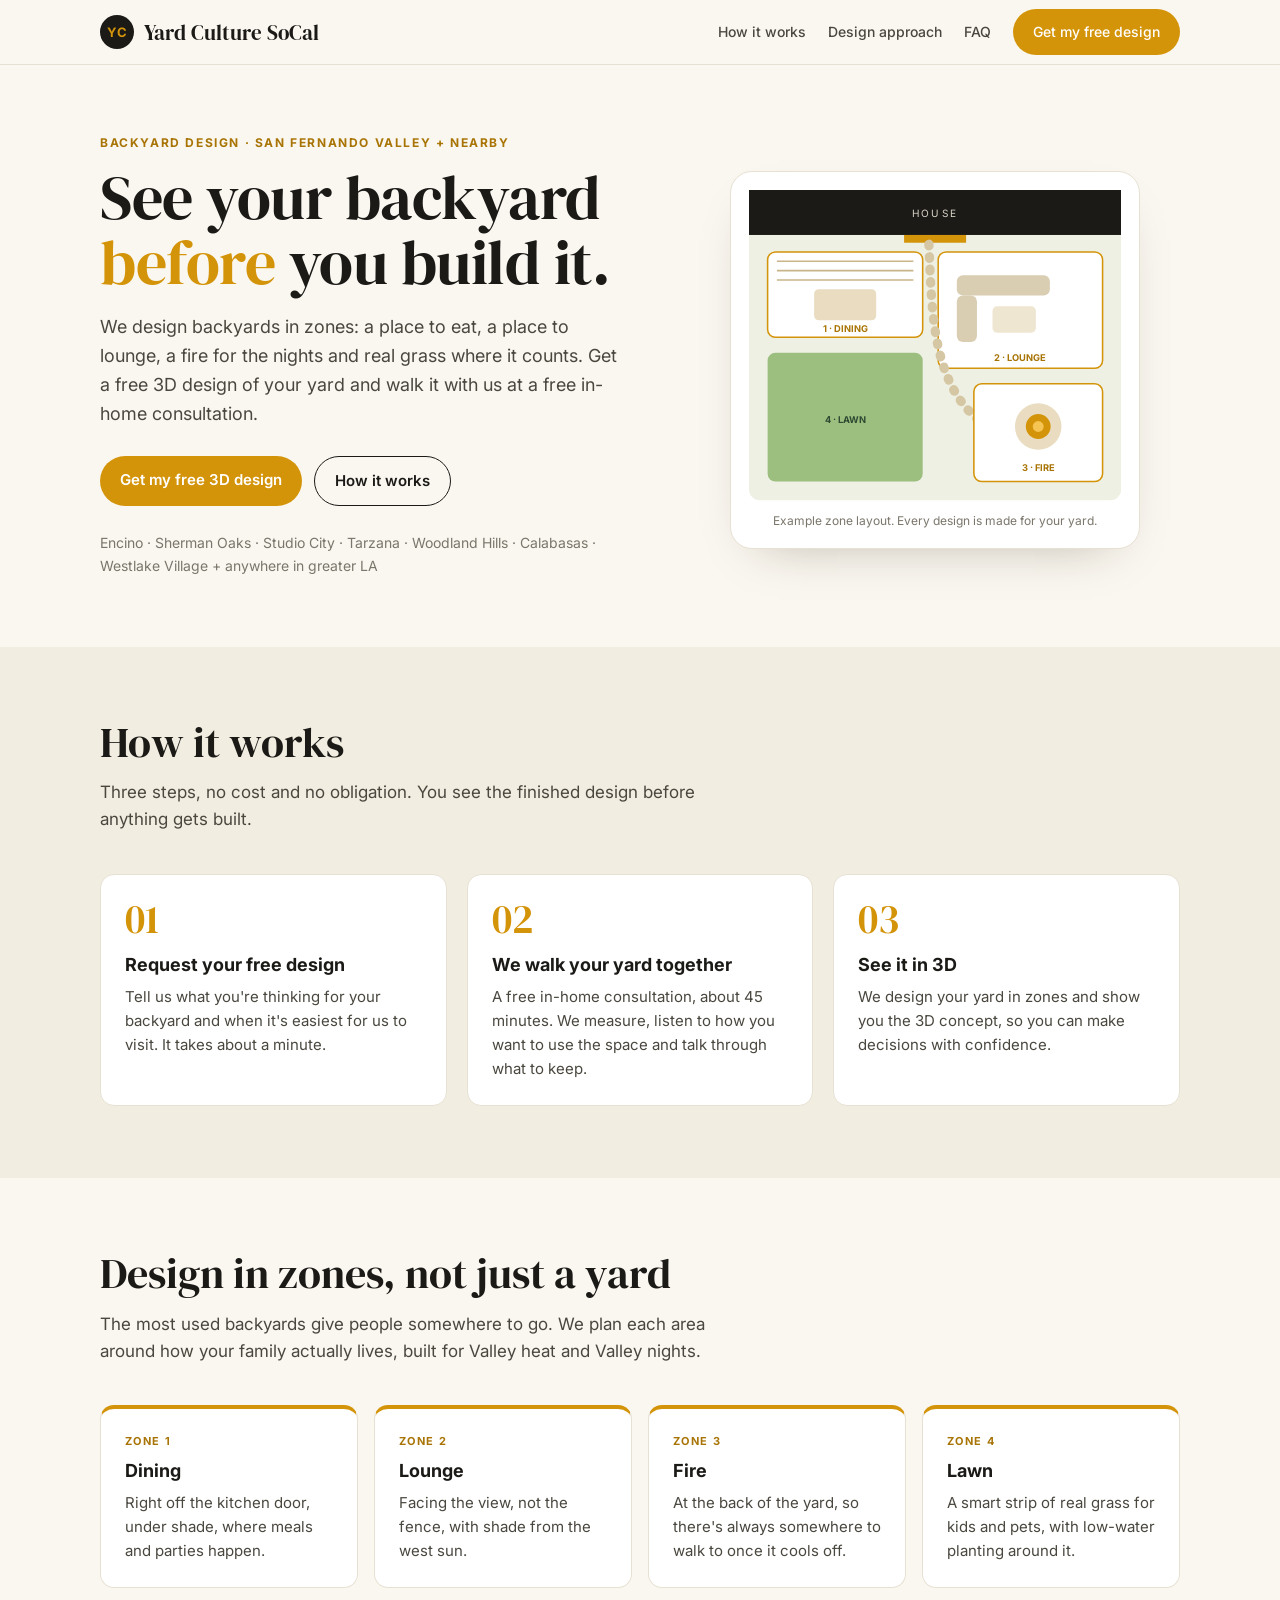
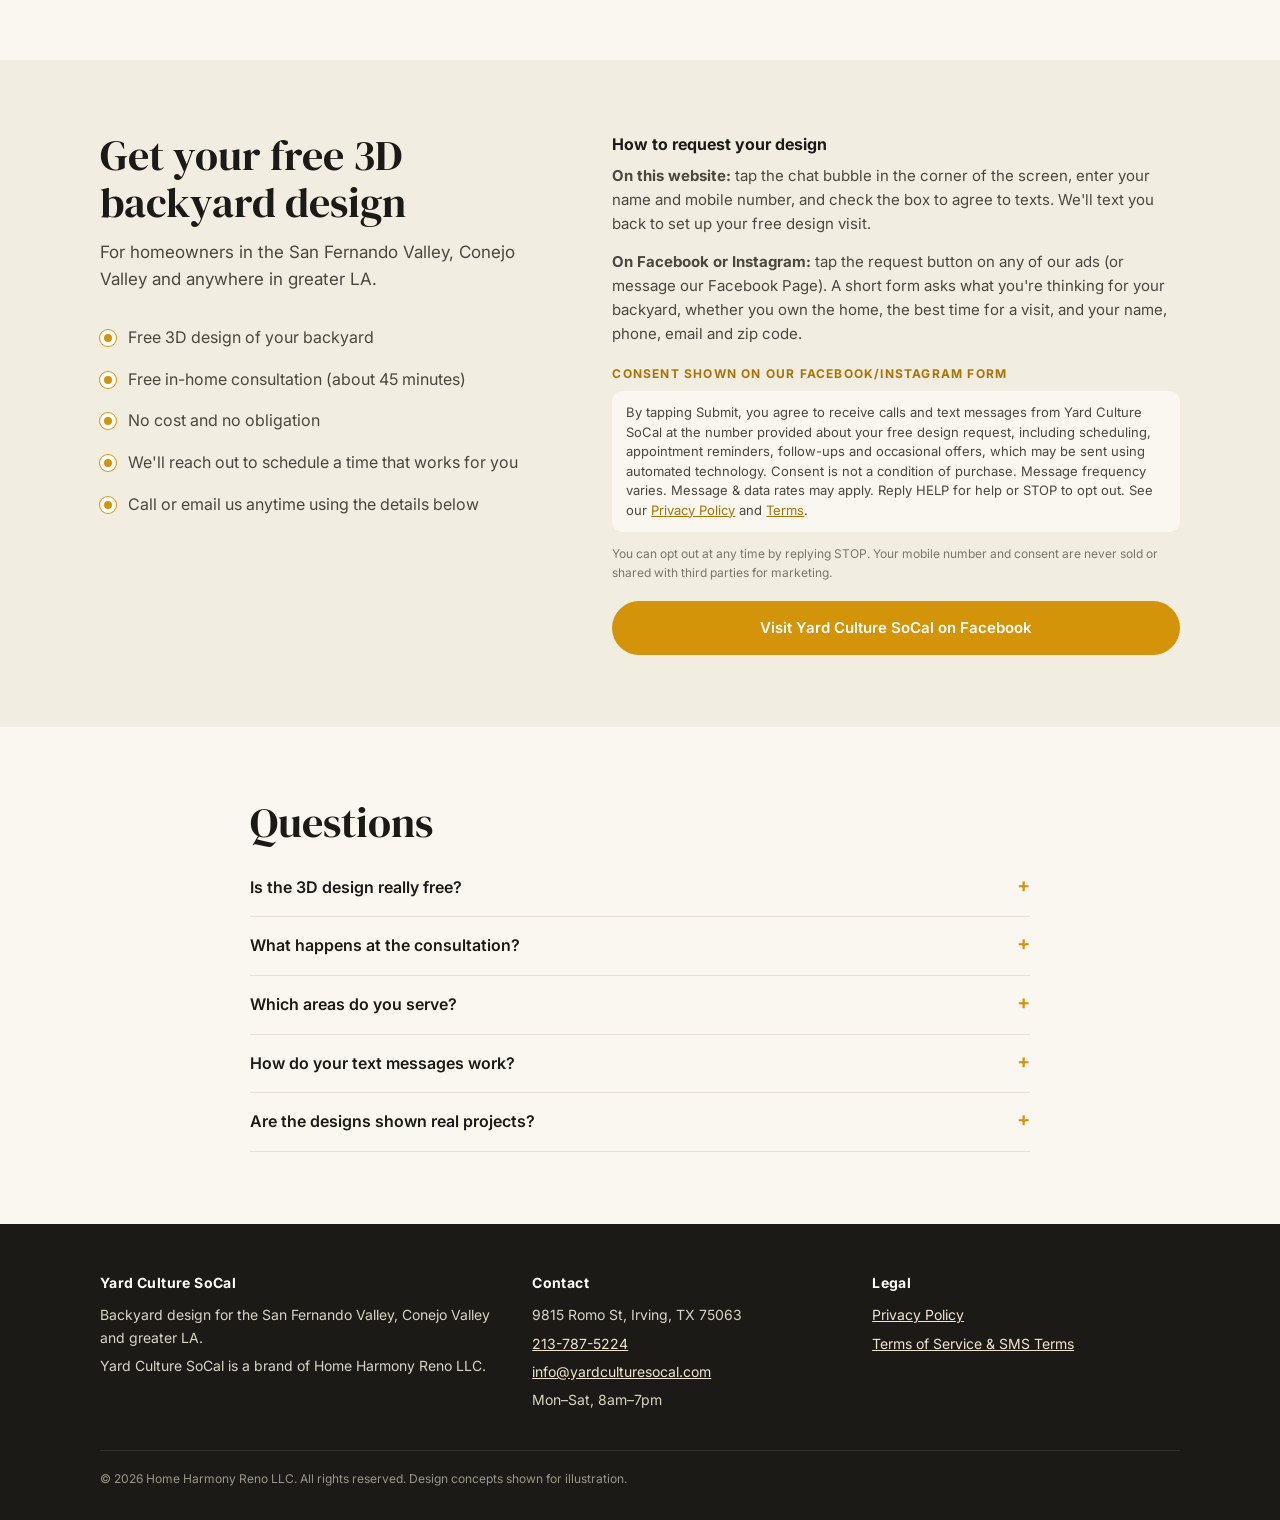
<file: index.html>
<!doctype html>
<html lang="en">
<head>
<meta charset="utf-8">
<meta name="viewport" content="width=device-width,initial-scale=1">
<title>Yard Culture SoCal | Free 3D Backyard Design in the San Fernando Valley</title>
<meta name="description" content="Yard Culture SoCal designs backyards in zones: dining, lounge, fire and lawn. Get a free 3D design of your backyard and a free in-home consultation. Serving the San Fernando Valley, Conejo Valley and greater LA.">
<link rel="preconnect" href="https://fonts.googleapis.com">
<link rel="preconnect" href="https://fonts.gstatic.com" crossorigin>
<link href="https://fonts.googleapis.com/css2?family=DM+Serif+Display&family=Inter:wght@400;500;600;700&display=swap" rel="stylesheet">
<link rel="stylesheet" href="styles.css">
</head>
<body>

<header class="site">
  <div class="wrap">
    <a class="brand" href="index.html"><span class="mark">YC</span><b>Yard Culture SoCal</b></a>
    <nav class="top">
      <a href="#how">How it works</a>
      <a href="#zones">Design approach</a>
      <a href="#faq">FAQ</a>
      <a class="btn" href="#get-design">Get my free design</a>
    </nav>
  </div>
</header>

<main>
<section class="hero">
  <div class="wrap">
    <div>
      <span class="eyebrow">Backyard design · San Fernando Valley + nearby</span>
      <h1>See your backyard <em>before</em> you build it.</h1>
      <p class="lede">We design backyards in zones: a place to eat, a place to lounge, a fire for the nights and real grass where it counts. Get a free 3D design of your yard and walk it with us at a free in-home consultation.</p>
      <div class="hero-ctas">
        <a class="btn" href="#get-design">Get my free 3D design</a>
        <a class="btn ghost" href="#how">How it works</a>
      </div>
      <p class="areas">Encino · Sherman Oaks · Studio City · Tarzana · Woodland Hills · Calabasas · Westlake Village + anywhere in greater LA</p>
    </div>
    <figure class="plan" aria-label="Illustration of a backyard designed in four zones">
      <svg viewBox="0 0 480 400" role="img">
        <title>Four-zone backyard layout</title>
        <rect x="0" y="0" width="480" height="400" rx="14" fill="#eef0e4"/>
        <rect x="0" y="0" width="480" height="58" fill="#1b1a17"/>
        <text x="240" y="35" text-anchor="middle" fill="#d9d4c7" font-family="Inter,sans-serif" font-size="13" letter-spacing="3">HOUSE</text>
        <rect x="200" y="58" width="80" height="10" fill="#D4940A"/>
        <!-- dining -->
        <rect x="24" y="80" width="200" height="110" rx="10" fill="#fff" stroke="#D4940A" stroke-width="2"/>
        <g stroke="#c9b58a" stroke-width="2"><line x1="36" y1="92" x2="212" y2="92"/><line x1="36" y1="104" x2="212" y2="104"/><line x1="36" y1="116" x2="212" y2="116"/></g>
        <rect x="84" y="128" width="80" height="40" rx="6" fill="#e9dcc0"/>
        <text x="124" y="183" text-anchor="middle" font-family="Inter,sans-serif" font-size="12" font-weight="700" fill="#a87405">1 · DINING</text>
        <!-- lounge -->
        <rect x="244" y="80" width="212" height="150" rx="10" fill="#fff" stroke="#D4940A" stroke-width="2"/>
        <rect x="268" y="110" width="120" height="26" rx="8" fill="#d9cdb2"/>
        <rect x="268" y="136" width="26" height="60" rx="8" fill="#d9cdb2"/>
        <rect x="314" y="150" width="56" height="34" rx="6" fill="#efe6d2"/>
        <text x="350" y="220" text-anchor="middle" font-family="Inter,sans-serif" font-size="12" font-weight="700" fill="#a87405">2 · LOUNGE</text>
        <!-- lawn -->
        <rect x="24" y="210" width="200" height="166" rx="10" fill="#9cbf7f"/>
        <text x="124" y="300" text-anchor="middle" font-family="Inter,sans-serif" font-size="12" font-weight="700" fill="#2f4a33">4 · LAWN</text>
        <!-- path -->
        <path d="M232 70 C 236 160, 236 250, 300 300" stroke="#d6c7a4" stroke-width="12" fill="none" stroke-linecap="round" stroke-dasharray="2 14"/>
        <!-- fire -->
        <rect x="290" y="250" width="166" height="126" rx="10" fill="#fff" stroke="#D4940A" stroke-width="2"/>
        <circle cx="373" cy="305" r="30" fill="#e9dcc0"/>
        <circle cx="373" cy="305" r="16" fill="#D4940A"/>
        <circle cx="373" cy="305" r="7" fill="#f6c453"/>
        <text x="373" y="362" text-anchor="middle" font-family="Inter,sans-serif" font-size="12" font-weight="700" fill="#a87405">3 · FIRE</text>
      </svg>
      <figcaption>Example zone layout. Every design is made for your yard.</figcaption>
    </figure>
  </div>
</section>

<section id="how" class="alt">
  <div class="wrap">
    <h2>How it works</h2>
    <p class="sub">Three steps, no cost and no obligation. You see the finished design before anything gets built.</p>
    <div class="grid3">
      <div class="card"><div class="step">01</div><h3>Request your free design</h3><p>Tell us what you're thinking for your backyard and when it's easiest for us to visit. It takes about a minute.</p></div>
      <div class="card"><div class="step">02</div><h3>We walk your yard together</h3><p>A free in-home consultation, about 45 minutes. We measure, listen to how you want to use the space and talk through what to keep.</p></div>
      <div class="card"><div class="step">03</div><h3>See it in 3D</h3><p>We design your yard in zones and show you the 3D concept, so you can make decisions with confidence.</p></div>
    </div>
  </div>
</section>

<section id="zones">
  <div class="wrap">
    <h2>Design in zones, not just a yard</h2>
    <p class="sub">The most used backyards give people somewhere to go. We plan each area around how your family actually lives, built for Valley heat and Valley nights.</p>
    <div class="grid4">
      <div class="card zone"><small>ZONE 1</small><h3>Dining</h3><p>Right off the kitchen door, under shade, where meals and parties happen.</p></div>
      <div class="card zone"><small>ZONE 2</small><h3>Lounge</h3><p>Facing the view, not the fence, with shade from the west sun.</p></div>
      <div class="card zone"><small>ZONE 3</small><h3>Fire</h3><p>At the back of the yard, so there's always somewhere to walk to once it cools off.</p></div>
      <div class="card zone"><small>ZONE 4</small><h3>Lawn</h3><p>A smart strip of real grass for kids and pets, with low-water planting around it.</p></div>
    </div>
  </div>
</section>

<section id="get-design" class="alt">
  <div class="wrap form-wrap">
    <div>
      <h2>Get your free 3D backyard design</h2>
      <p class="sub" style="margin-bottom:24px">For homeowners in the San Fernando Valley, Conejo Valley and anywhere in greater LA.</p>
      <ul class="checks">
        <li>Free 3D design of your backyard</li>
        <li>Free in-home consultation (about 45 minutes)</li>
        <li>No cost and no obligation</li>
        <li>We'll reach out to schedule a time that works for you</li>
        <li>Call or email us anytime using the details below</li>
      </ul>
    </div>

    <div class="lead">
      <p style="margin:0 0 6px;font-weight:700">How to request your design</p>
      <p style="margin:0 0 14px;color:var(--ink-2);font-size:15px"><strong>On this website:</strong> tap the chat bubble in the corner of the screen, enter your name and mobile number, and check the box to agree to texts. We'll text you back to set up your free design visit.</p>
      <p style="margin:0 0 18px;color:var(--ink-2);font-size:15px"><strong>On Facebook or Instagram:</strong> tap the request button on any of our ads (or message our Facebook Page). A short form asks what you're thinking for your backyard, whether you own the home, the best time for a visit, and your name, phone, email and zip code.</p>
      <p style="margin:0 0 8px;font-size:12px;font-weight:700;letter-spacing:1.2px;color:var(--gold-dk)">CONSENT SHOWN ON OUR FACEBOOK/INSTAGRAM FORM</p>
      <blockquote class="consent" style="display:block;margin:0 0 12px">By tapping Submit, you agree to receive calls and text messages from Yard Culture SoCal at the number provided about your free design request, including scheduling, appointment reminders, follow-ups and occasional offers, which may be sent using automated technology. Consent is not a condition of purchase. Message frequency varies. Message &amp; data rates may apply. Reply HELP for help or STOP to opt out. See our <a href="privacy.html">Privacy Policy</a> and <a href="terms.html">Terms</a>.</blockquote>
      <p class="fine">You can opt out at any time by replying STOP. Your mobile number and consent are never sold or shared with third parties for marketing.</p>
      <a class="btn" style="display:block;text-align:center;width:100%;padding:15px" href="https://www.facebook.com/1214568135083687" target="_blank" rel="noopener">Visit Yard Culture SoCal on Facebook</a>
    </div>
  </div>
</section>

<section id="faq">
  <div class="wrap" style="max-width:820px">
    <h2>Questions</h2>
    <details><summary>Is the 3D design really free?</summary><p>Yes. The design and the in-home consultation are free, with no obligation to buy anything.</p></details>
    <details><summary>What happens at the consultation?</summary><p>We walk your yard with you for about 45 minutes, take measurements and talk about how you want to use the space. Then we create your 3D design concept.</p></details>
    <details><summary>Which areas do you serve?</summary><p>The San Fernando Valley (Encino, Sherman Oaks, Studio City, Tarzana, Woodland Hills and nearby), the Conejo Valley (Calabasas, Agoura Hills, Westlake Village, Thousand Oaks) and anywhere in greater Los Angeles.</p></details>
    <details><summary>How do your text messages work?</summary><p>When you request a free design through our website chat or our Facebook/Instagram form and agree to texts, we text you about your request: scheduling, reminders, follow-ups and occasional offers. Message frequency varies. Reply STOP at any time to stop all texts, or HELP for help. Your phone number is never sold or shared with third parties for marketing.</p></details>
    <details><summary>Are the designs shown real projects?</summary><p>Images in our ads and on our pages are design concepts shown for illustration.</p></details>
  </div>
</section>
</main>

<footer class="site">
  <div class="wrap">
    <div class="cols">
      <div>
        <h4>Yard Culture SoCal</h4>
        <p>Backyard design for the San Fernando Valley, Conejo Valley and greater LA.</p>
        <p>Yard Culture SoCal is a brand of Home Harmony Reno LLC.</p>
      </div>
      <div>
        <h4>Contact</h4>
        <p>9815 Romo St, Irving, TX 75063</p>
        <p><a href="tel:213-787-5224">213-787-5224</a></p>
        <p><a href="mailto:info@yardculturesocal.com">info@yardculturesocal.com
</a></p>
        <p>Mon–Sat, 8am–7pm</p>
      </div>
      <div>
        <h4>Legal</h4>
        <p><a href="privacy.html">Privacy Policy</a></p>
        <p><a href="terms.html">Terms of Service &amp; SMS Terms</a></p>
      </div>
    </div>
    <div class="legal">© 2026 Home Harmony Reno LLC. All rights reserved. Design concepts shown for illustration.</div>
  </div>
</footer>

<script src="https://widgets.leadconnectorhq.com/loader.js" data-resources-url="https://widgets.leadconnectorhq.com/chat-widget/loader.js" data-widget-id="6ac5d60df71147f2c253a02b" data-source="WEB_USER"></script>
</body>
</html>
</file>
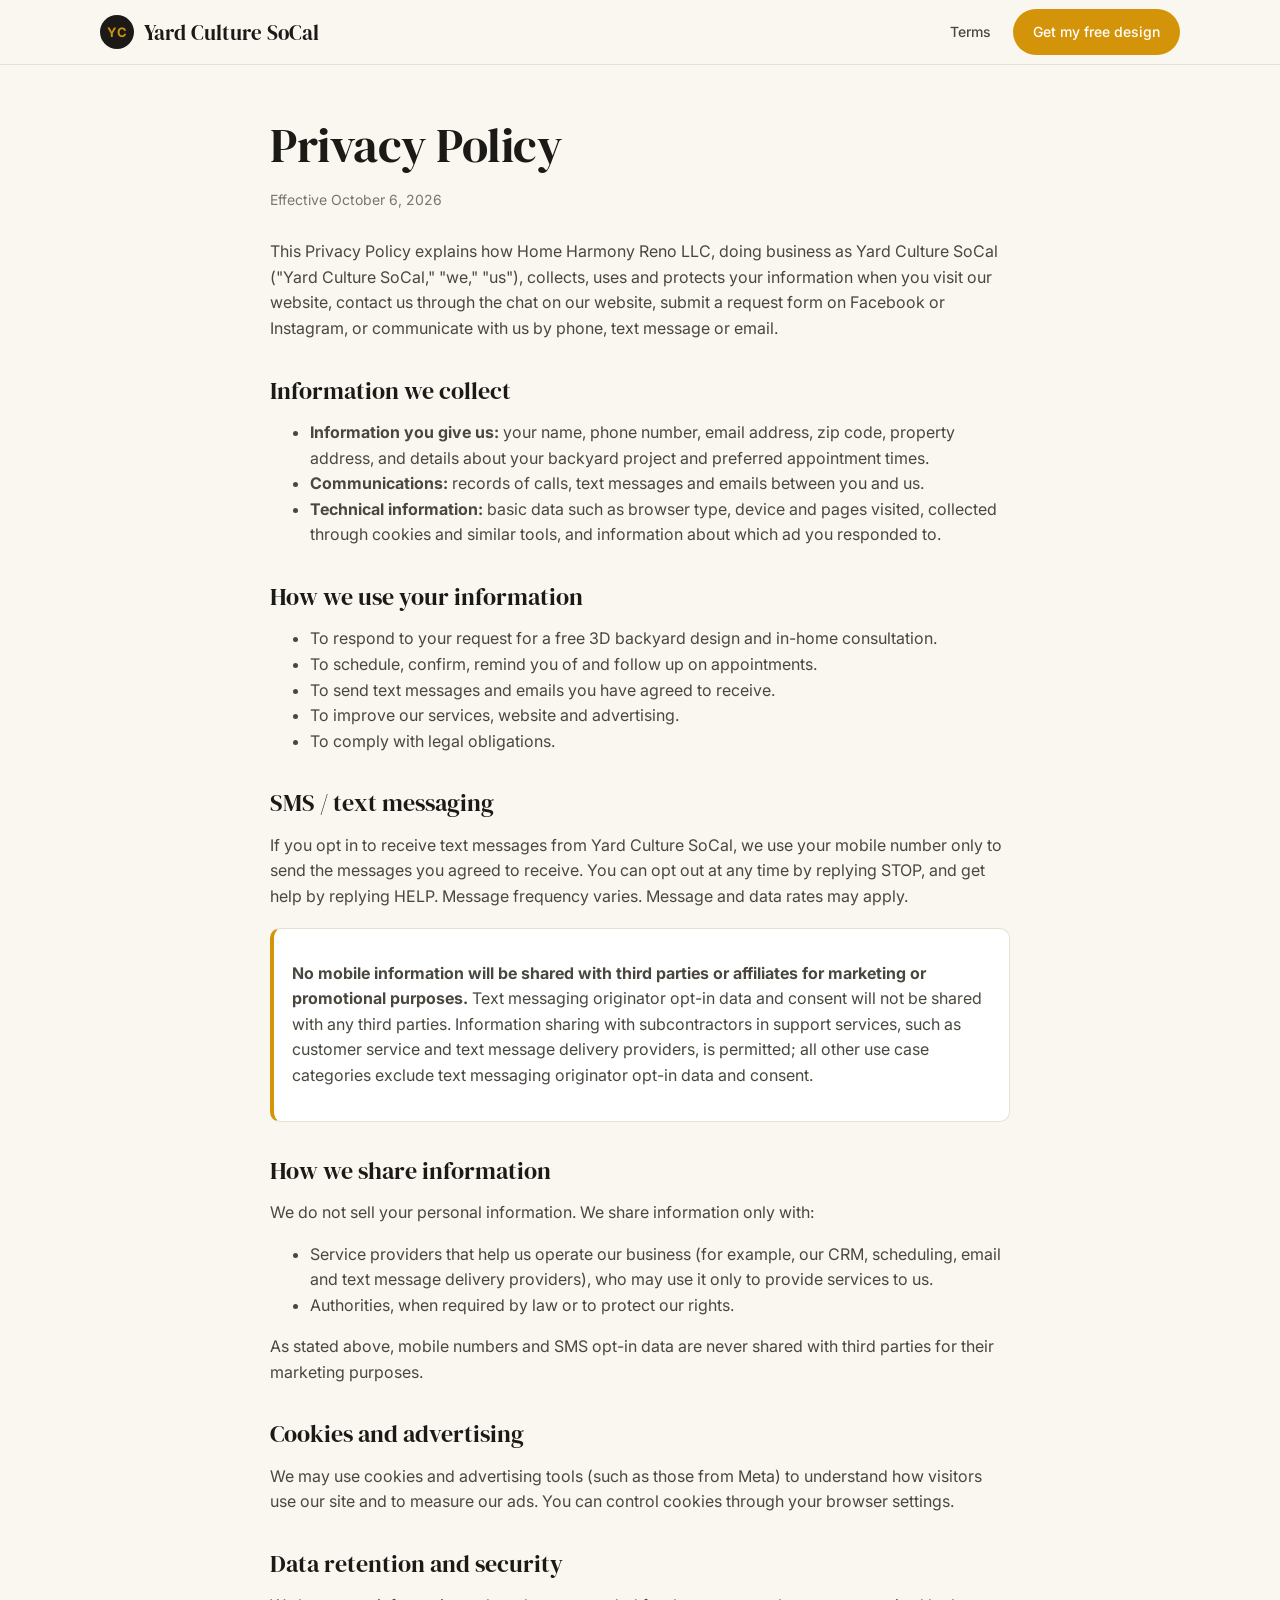
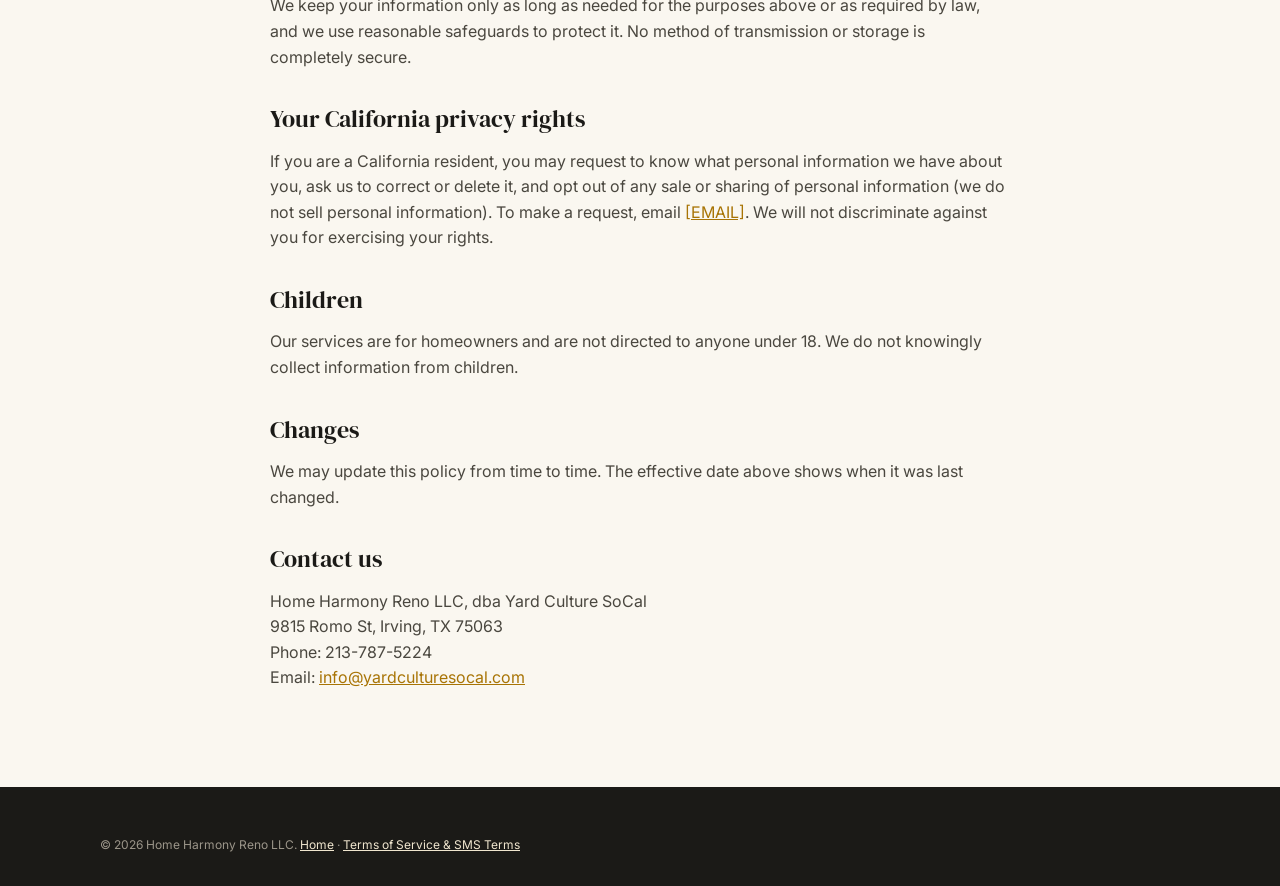
<file: privacy.html>
<!doctype html>
<html lang="en">
<head>
<meta charset="utf-8">
<meta name="viewport" content="width=device-width,initial-scale=1">
<title>Privacy Policy | Yard Culture SoCal</title>
<link rel="preconnect" href="https://fonts.googleapis.com">
<link rel="preconnect" href="https://fonts.gstatic.com" crossorigin>
<link href="https://fonts.googleapis.com/css2?family=DM+Serif+Display&family=Inter:wght@400;500;600;700&display=swap" rel="stylesheet">
<link rel="stylesheet" href="styles.css">
</head>
<body>
<header class="site">
  <div class="wrap">
    <a class="brand" href="index.html"><span class="mark">YC</span><b>Yard Culture SoCal</b></a>
    <nav class="top"><a href="terms.html">Terms</a><a class="btn" href="index.html#get-design">Get my free design</a></nav>
  </div>
</header>

<main class="doc">
  <h1>Privacy Policy</h1>
  <p class="meta">Effective October 6, 2026</p>

  <p>This Privacy Policy explains how Home Harmony Reno LLC, doing business as Yard Culture SoCal ("Yard Culture SoCal," "we," "us"), collects, uses and protects your information when you visit our website, contact us through the chat on our website, submit a request form on Facebook or Instagram, or communicate with us by phone, text message or email.</p>

  <h2>Information we collect</h2>
  <ul>
    <li><strong>Information you give us:</strong> your name, phone number, email address, zip code, property address, and details about your backyard project and preferred appointment times.</li>
    <li><strong>Communications:</strong> records of calls, text messages and emails between you and us.</li>
    <li><strong>Technical information:</strong> basic data such as browser type, device and pages visited, collected through cookies and similar tools, and information about which ad you responded to.</li>
  </ul>

  <h2>How we use your information</h2>
  <ul>
    <li>To respond to your request for a free 3D backyard design and in-home consultation.</li>
    <li>To schedule, confirm, remind you of and follow up on appointments.</li>
    <li>To send text messages and emails you have agreed to receive.</li>
    <li>To improve our services, website and advertising.</li>
    <li>To comply with legal obligations.</li>
  </ul>

  <h2>SMS / text messaging</h2>
  <p>If you opt in to receive text messages from Yard Culture SoCal, we use your mobile number only to send the messages you agreed to receive. You can opt out at any time by replying STOP, and get help by replying HELP. Message frequency varies. Message and data rates may apply.</p>
  <div class="callout">
    <p><strong>No mobile information will be shared with third parties or affiliates for marketing or promotional purposes.</strong> Text messaging originator opt-in data and consent will not be shared with any third parties. Information sharing with subcontractors in support services, such as customer service and text message delivery providers, is permitted; all other use case categories exclude text messaging originator opt-in data and consent.</p>
  </div>

  <h2>How we share information</h2>
  <p>We do not sell your personal information. We share information only with:</p>
  <ul>
    <li>Service providers that help us operate our business (for example, our CRM, scheduling, email and text message delivery providers), who may use it only to provide services to us.</li>
    <li>Authorities, when required by law or to protect our rights.</li>
  </ul>
  <p>As stated above, mobile numbers and SMS opt-in data are never shared with third parties for their marketing purposes.</p>

  <h2>Cookies and advertising</h2>
  <p>We may use cookies and advertising tools (such as those from Meta) to understand how visitors use our site and to measure our ads. You can control cookies through your browser settings.</p>

  <h2>Data retention and security</h2>
  <p>We keep your information only as long as needed for the purposes above or as required by law, and we use reasonable safeguards to protect it. No method of transmission or storage is completely secure.</p>

  <h2>Your California privacy rights</h2>
  <p>If you are a California resident, you may request to know what personal information we have about you, ask us to correct or delete it, and opt out of any sale or sharing of personal information (we do not sell personal information). To make a request, email <a href="mailto:[EMAIL]">[EMAIL]</a>. We will not discriminate against you for exercising your rights.</p>

  <h2>Children</h2>
  <p>Our services are for homeowners and are not directed to anyone under 18. We do not knowingly collect information from children.</p>

  <h2>Changes</h2>
  <p>We may update this policy from time to time. The effective date above shows when it was last changed.</p>

  <h2>Contact us</h2>
  <p>Home Harmony Reno LLC, dba Yard Culture SoCal<br>9815 Romo St, Irving, TX 75063<br>Phone: 213-787-5224<br>Email: <a href="mailto:[EMAIL]">info@yardculturesocal.com</a></p>
</main>

<footer class="site">
  <div class="wrap">
    <div class="legal" style="border:0;margin:0;padding:0">© 2026 Home Harmony Reno LLC. <a href="index.html">Home</a> · <a href="terms.html">Terms of Service &amp; SMS Terms</a></div>
  </div>
</footer>
</body>
</html>
</file>
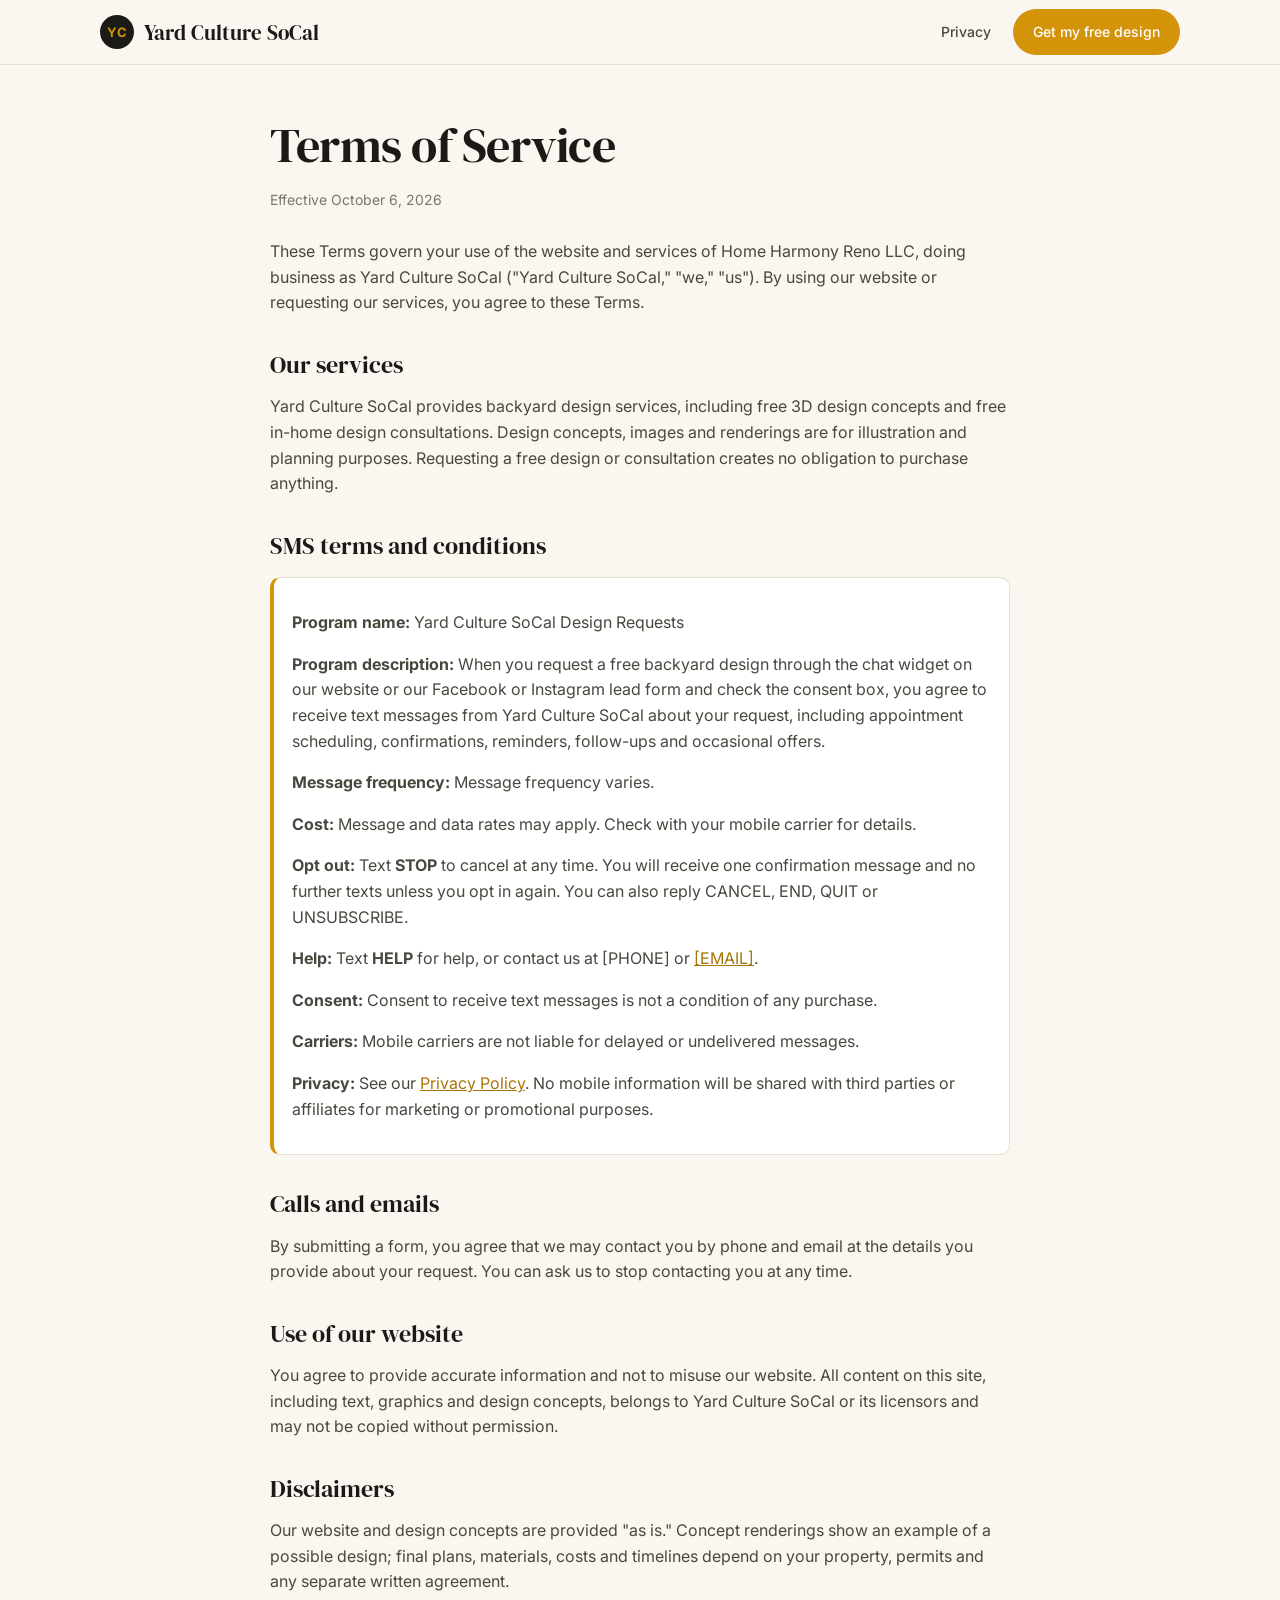
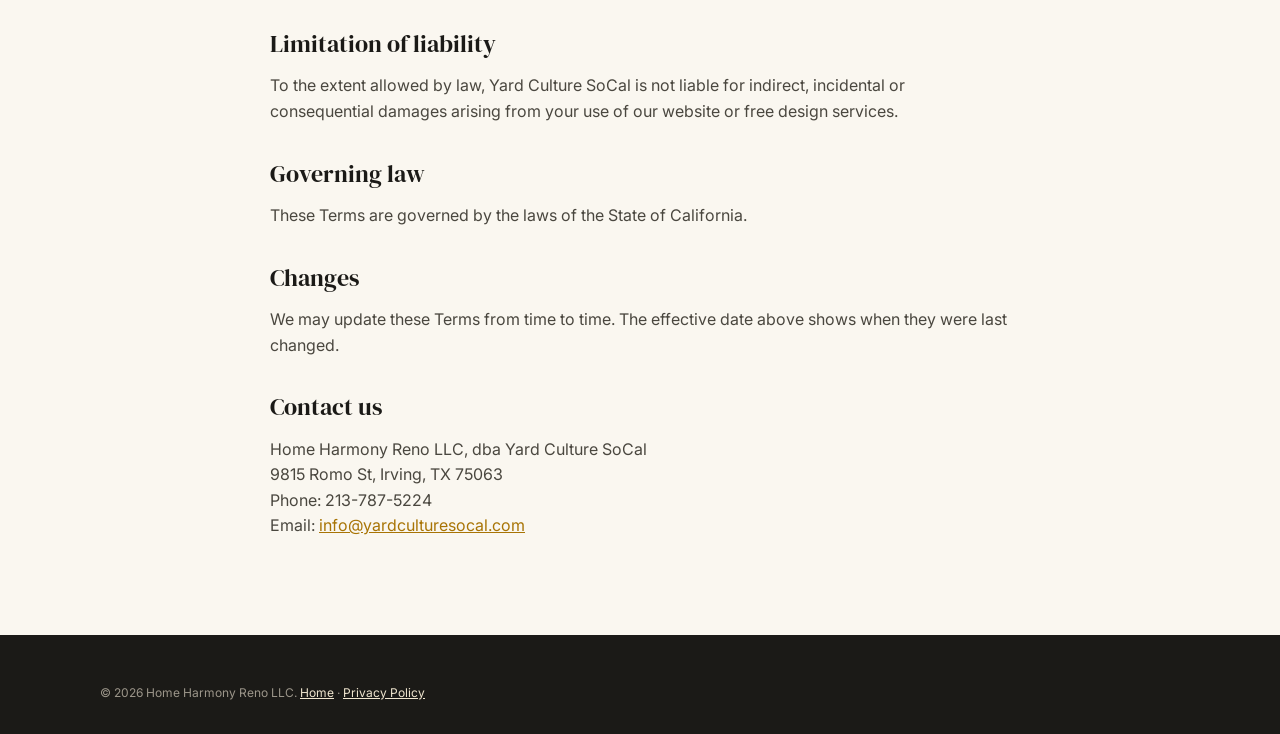
<file: terms.html>
<!doctype html>
<html lang="en">
<head>
<meta charset="utf-8">
<meta name="viewport" content="width=device-width,initial-scale=1">
<title>Terms of Service | Yard Culture SoCal</title>
<link rel="preconnect" href="https://fonts.googleapis.com">
<link rel="preconnect" href="https://fonts.gstatic.com" crossorigin>
<link href="https://fonts.googleapis.com/css2?family=DM+Serif+Display&family=Inter:wght@400;500;600;700&display=swap" rel="stylesheet">
<link rel="stylesheet" href="styles.css">
</head>
<body>
<header class="site">
  <div class="wrap">
    <a class="brand" href="index.html"><span class="mark">YC</span><b>Yard Culture SoCal</b></a>
    <nav class="top"><a href="privacy.html">Privacy</a><a class="btn" href="index.html#get-design">Get my free design</a></nav>
  </div>
</header>

<main class="doc">
  <h1>Terms of Service</h1>
  <p class="meta">Effective October 6, 2026</p>

  <p>These Terms govern your use of the website and services of Home Harmony Reno LLC, doing business as Yard Culture SoCal ("Yard Culture SoCal," "we," "us"). By using our website or requesting our services, you agree to these Terms.</p>

  <h2>Our services</h2>
  <p>Yard Culture SoCal provides backyard design services, including free 3D design concepts and free in-home design consultations. Design concepts, images and renderings are for illustration and planning purposes. Requesting a free design or consultation creates no obligation to purchase anything.</p>

  <h2>SMS terms and conditions</h2>
  <div class="callout">
    <p><strong>Program name:</strong> Yard Culture SoCal Design Requests</p>
    <p><strong>Program description:</strong> When you request a free backyard design through the chat widget on our website or our Facebook or Instagram lead form and check the consent box, you agree to receive text messages from Yard Culture SoCal about your request, including appointment scheduling, confirmations, reminders, follow-ups and occasional offers.</p>
    <p><strong>Message frequency:</strong> Message frequency varies.</p>
    <p><strong>Cost:</strong> Message and data rates may apply. Check with your mobile carrier for details.</p>
    <p><strong>Opt out:</strong> Text <strong>STOP</strong> to cancel at any time. You will receive one confirmation message and no further texts unless you opt in again. You can also reply CANCEL, END, QUIT or UNSUBSCRIBE.</p>
    <p><strong>Help:</strong> Text <strong>HELP</strong> for help, or contact us at [PHONE] or <a href="mailto:[EMAIL]">[EMAIL]</a>.</p>
    <p><strong>Consent:</strong> Consent to receive text messages is not a condition of any purchase.</p>
    <p><strong>Carriers:</strong> Mobile carriers are not liable for delayed or undelivered messages.</p>
    <p><strong>Privacy:</strong> See our <a href="privacy.html">Privacy Policy</a>. No mobile information will be shared with third parties or affiliates for marketing or promotional purposes.</p>
  </div>

  <h2>Calls and emails</h2>
  <p>By submitting a form, you agree that we may contact you by phone and email at the details you provide about your request. You can ask us to stop contacting you at any time.</p>

  <h2>Use of our website</h2>
  <p>You agree to provide accurate information and not to misuse our website. All content on this site, including text, graphics and design concepts, belongs to Yard Culture SoCal or its licensors and may not be copied without permission.</p>

  <h2>Disclaimers</h2>
  <p>Our website and design concepts are provided "as is." Concept renderings show an example of a possible design; final plans, materials, costs and timelines depend on your property, permits and any separate written agreement.</p>

  <h2>Limitation of liability</h2>
  <p>To the extent allowed by law, Yard Culture SoCal is not liable for indirect, incidental or consequential damages arising from your use of our website or free design services.</p>

  <h2>Governing law</h2>
  <p>These Terms are governed by the laws of the State of California.</p>

  <h2>Changes</h2>
  <p>We may update these Terms from time to time. The effective date above shows when they were last changed.</p>

  <h2>Contact us</h2>
  <p>Home Harmony Reno LLC, dba Yard Culture SoCal<br>9815 Romo St, Irving, TX 75063<br>Phone: 213-787-5224<br>Email: <a href="mailto:[EMAIL]">info@yardculturesocal.com</a></p>
</main>

<footer class="site">
  <div class="wrap">
    <div class="legal" style="border:0;margin:0;padding:0">© 2026 Home Harmony Reno LLC. <a href="index.html">Home</a> · <a href="privacy.html">Privacy Policy</a></div>
  </div>
</footer>
</body>
</html>
</file>
<file: styles.css>
:root{
  --gold:#D4940A; --gold-dk:#a87405; --ink:#1b1a17; --ink-2:#4a473f; --muted:#7a766b;
  --paper:#faf7f0; --card:#ffffff; --line:#e7e1d3; --green:#2f4a33; --green-2:#3f6345;
  --radius:14px; --serif:"DM Serif Display",Georgia,serif; --sans:"Inter",system-ui,-apple-system,Segoe UI,Roboto,sans-serif;
}
*{box-sizing:border-box}
html{scroll-behavior:smooth}
body{margin:0;background:var(--paper);color:var(--ink);font:16px/1.6 var(--sans);-webkit-font-smoothing:antialiased}
a{color:var(--gold-dk)}
img,svg{max-width:100%;display:block}
.wrap{max-width:1120px;margin:0 auto;padding:0 20px}

/* header */
header.site{position:sticky;top:0;z-index:20;background:rgba(250,247,240,.92);backdrop-filter:blur(8px);border-bottom:1px solid var(--line)}
header.site .wrap{display:flex;align-items:center;justify-content:space-between;height:64px;gap:16px}
.brand{display:flex;align-items:center;gap:10px;text-decoration:none;color:var(--ink)}
.mark{width:34px;height:34px;border-radius:50%;background:var(--ink);color:var(--gold);display:grid;place-items:center;font:700 13px var(--sans);letter-spacing:.5px}
.brand b{font:400 21px var(--serif)}
nav.top{display:flex;gap:22px;align-items:center}
nav.top a{color:var(--ink-2);text-decoration:none;font-size:14px;font-weight:500}
nav.top a.btn{color:#fff}
@media (max-width:720px){nav.top a:not(.btn){display:none}}

.btn{display:inline-block;background:var(--gold);color:#fff;text-decoration:none;font-weight:600;padding:12px 20px;border-radius:999px;border:0;cursor:pointer;font-size:15px;transition:background .15s}
.btn:hover{background:var(--gold-dk)}
.btn.ghost{background:transparent;color:var(--ink);border:1.5px solid var(--ink)}

/* hero */
.hero{padding:64px 0 56px}
.hero .wrap{display:grid;grid-template-columns:1.05fr .95fr;gap:48px;align-items:center}
.eyebrow{display:inline-block;font-size:12px;font-weight:700;letter-spacing:1.6px;text-transform:uppercase;color:var(--gold-dk);margin-bottom:14px}
h1{font:400 clamp(38px,5.4vw,62px)/1.04 var(--serif);margin:0 0 18px;letter-spacing:-.5px}
h1 em{font-style:normal;color:var(--gold)}
.lede{font-size:18px;color:var(--ink-2);max-width:520px;margin:0 0 28px}
.hero-ctas{display:flex;gap:12px;flex-wrap:wrap}
.areas{margin-top:26px;font-size:14px;color:var(--muted)}
.plan{background:var(--card);border:1px solid var(--line);border-radius:22px;padding:18px;box-shadow:0 20px 50px -30px rgba(40,30,10,.35)}
.plan figcaption{font-size:12px;color:var(--muted);text-align:center;margin-top:10px}
@media (max-width:880px){.hero .wrap{grid-template-columns:1fr}.hero{padding:40px 0}}

/* sections */
section{padding:72px 0}
section.alt{background:#f2ede1}
h2{font:400 clamp(30px,3.6vw,42px)/1.1 var(--serif);margin:0 0 14px}
.sub{color:var(--ink-2);max-width:620px;margin:0 0 40px;font-size:17px}
.grid3{display:grid;grid-template-columns:repeat(3,1fr);gap:20px}
.grid4{display:grid;grid-template-columns:repeat(4,1fr);gap:16px}
@media (max-width:880px){.grid3,.grid4{grid-template-columns:1fr 1fr}}
@media (max-width:560px){.grid3,.grid4{grid-template-columns:1fr}}
.card{background:var(--card);border:1px solid var(--line);border-radius:var(--radius);padding:24px}
.step{font:400 40px/1 var(--serif);color:var(--gold);margin-bottom:12px}
.card h3{margin:0 0 6px;font-size:18px}
.card p{margin:0;color:var(--ink-2);font-size:15px}
.zone{border-top:4px solid var(--gold)}
.zone small{display:block;font-size:11px;font-weight:700;letter-spacing:1.4px;color:var(--gold-dk);margin-bottom:6px}

/* form */
.form-wrap{display:grid;grid-template-columns:.9fr 1.1fr;gap:48px;align-items:start}
@media (max-width:880px){.form-wrap{grid-template-columns:1fr}}
form.lead{background:var(--card);border:1px solid var(--line);border-radius:20px;padding:28px}
.row{display:grid;grid-template-columns:1fr 1fr;gap:14px}
@media (max-width:560px){.row{grid-template-columns:1fr}}
label.f{display:block;font-size:13px;font-weight:600;margin:0 0 14px}
label.f input,label.f select{display:block;width:100%;margin-top:6px;padding:12px 14px;border:1.5px solid var(--line);border-radius:10px;font:inherit;background:#fff;color:var(--ink)}
label.f input:focus,label.f select:focus{outline:none;border-color:var(--gold)}
.consent{display:flex;gap:10px;align-items:flex-start;font-size:13px;line-height:1.5;color:var(--ink-2);margin:0 0 12px;padding:12px 14px;background:#faf7f0;border-radius:10px}
.consent input{margin-top:3px;width:18px;height:18px;flex:none;accent-color:var(--gold)}
.fine{font-size:12px;color:var(--muted);margin:8px 0 18px}
form.lead .btn{width:100%;padding:15px;font-size:16px}
.ok{display:none;background:#eef5ee;border:1px solid #cfe2cf;color:var(--green);padding:16px;border-radius:12px;margin-top:14px;font-size:15px}
.err{display:none;background:#fdf0ec;border:1px solid #f1cfc4;color:#8a3b22;padding:12px;border-radius:12px;margin-top:14px;font-size:14px}
ul.checks{list-style:none;padding:0;margin:0}
ul.checks li{padding:8px 0 8px 28px;position:relative;color:var(--ink-2)}
ul.checks li:before{content:"";position:absolute;left:0;top:13px;width:16px;height:16px;border-radius:50%;background:var(--gold);box-shadow:inset 0 0 0 4px #fff,0 0 0 1px var(--gold)}

/* faq */
details{border-bottom:1px solid var(--line);padding:16px 0}
details summary{cursor:pointer;font-weight:600;list-style:none}
details summary::-webkit-details-marker{display:none}
details summary:after{content:"+";float:right;color:var(--gold);font-size:20px;line-height:1}
details[open] summary:after{content:"–"}
details p{margin:10px 0 0;color:var(--ink-2)}

/* footer */
footer.site{background:var(--ink);color:#d9d4c7;padding:48px 0 32px;font-size:14px}
footer.site .cols{display:grid;grid-template-columns:1.3fr 1fr 1fr;gap:32px}
@media (max-width:720px){footer.site .cols{grid-template-columns:1fr}}
footer.site a{color:#f0e6cf}
footer.site h4{color:#fff;margin:0 0 10px;font-size:14px;letter-spacing:.4px}
footer.site p{margin:0 0 6px}
footer.site .legal{border-top:1px solid #34322c;margin-top:32px;padding-top:18px;color:#9c968a;font-size:12px}

/* legal pages */
.doc{max-width:780px;margin:0 auto;padding:56px 20px 80px}
.doc h1{font-size:clamp(34px,4.5vw,48px)}
.doc h2{font-size:24px;margin:36px 0 10px}
.doc p,.doc li{color:var(--ink-2)}
.doc .meta{color:var(--muted);font-size:14px;margin-bottom:28px}
.doc .callout{background:#fff;border:1px solid var(--line);border-left:4px solid var(--gold);border-radius:10px;padding:16px 18px;margin:18px 0}
</file>
